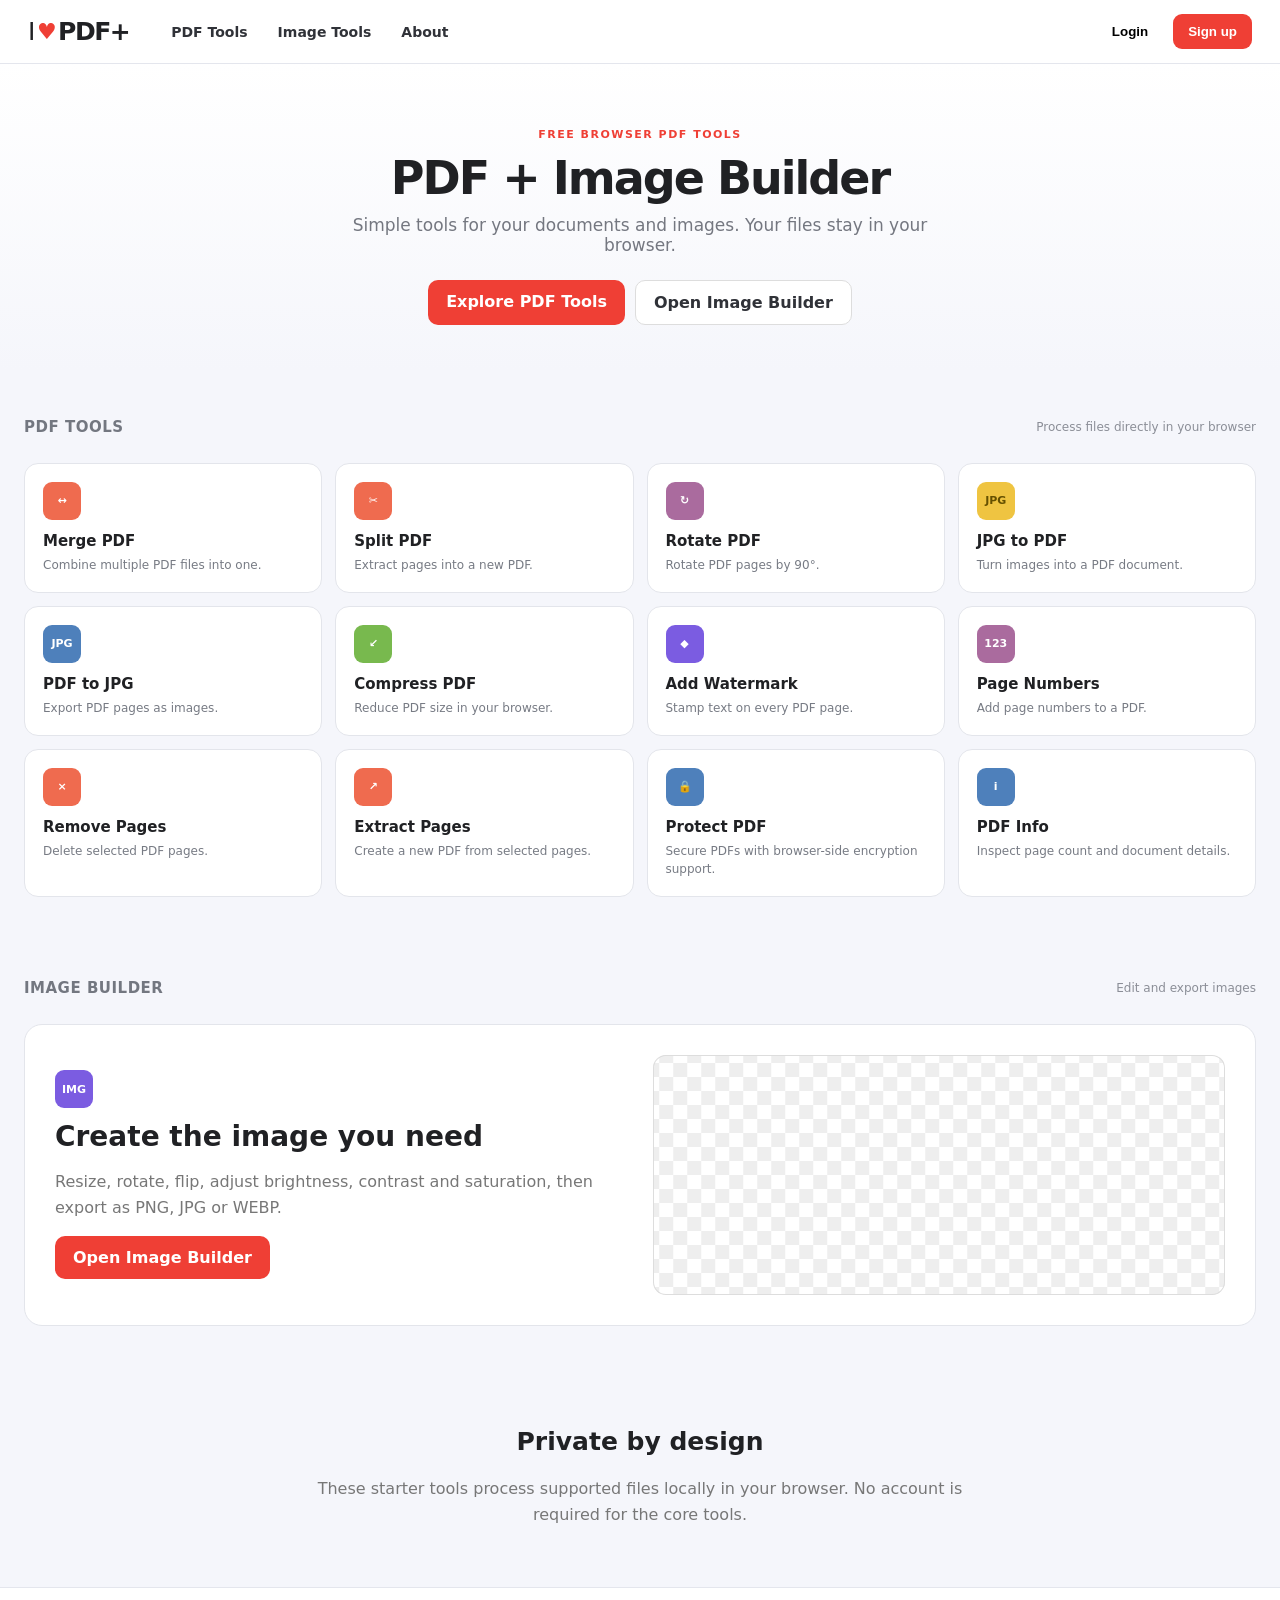
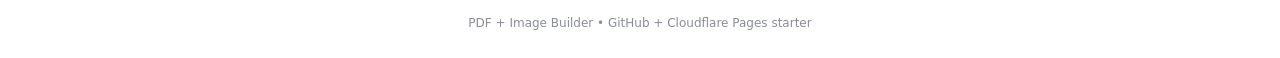
<file: index.html>
<!doctype html>
<html lang="en">
<head>
<meta charset="utf-8">
<meta name="viewport" content="width=device-width,initial-scale=1">
<meta name="description" content="Free PDF and image tools. Merge, split, rotate, convert and edit files directly in your browser.">
<title>PDF + Image Builder</title>
<link rel="stylesheet" href="style.css">
</head>
<body>
<header class="topbar">
  <a class="brand" href="./"><span>I</span><b>♥</b><strong>PDF+</strong></a>
  <nav>
    <a href="#tools">PDF Tools</a>
    <a href="#image-tools">Image Tools</a>
    <a href="#about">About</a>
  </nav>
  <div class="top-actions"><button class="login-btn">Login</button><button class="signup-btn">Sign up</button></div>
</header>

<main>
<section class="hero">
  <div class="eyebrow">FREE BROWSER PDF TOOLS</div>
  <h1>PDF + Image Builder</h1>
  <p>Simple tools for your documents and images. Your files stay in your browser.</p>
  <div class="hero-actions">
    <a class="primary" href="#tools">Explore PDF Tools</a>
    <a class="secondary" href="#image-tools">Open Image Builder</a>
  </div>
</section>

<section class="tools-wrap" id="tools">
  <div class="section-head"><h2>PDF TOOLS</h2><span>Process files directly in your browser</span></div>
  <div class="tool-grid">
    <a class="tool-card" href="tools/merge-pdf.html"><i class="orange">↔</i><h3>Merge PDF</h3><p>Combine multiple PDF files into one.</p></a>
    <a class="tool-card" href="tools/split-pdf.html"><i class="orange">✂</i><h3>Split PDF</h3><p>Extract pages into a new PDF.</p></a>
    <a class="tool-card" href="tools/rotate-pdf.html"><i class="pink">↻</i><h3>Rotate PDF</h3><p>Rotate PDF pages by 90°.</p></a>
    <a class="tool-card" href="tools/jpg-to-pdf.html"><i class="yellow">JPG</i><h3>JPG to PDF</h3><p>Turn images into a PDF document.</p></a>
    <a class="tool-card" href="tools/pdf-to-jpg.html"><i class="blue">JPG</i><h3>PDF to JPG</h3><p>Export PDF pages as images.</p></a>
    <a class="tool-card" href="tools/compress-pdf.html"><i class="green">↙</i><h3>Compress PDF</h3><p>Reduce PDF size in your browser.</p></a>
    <a class="tool-card" href="tools/watermark-pdf.html"><i class="purple">◆</i><h3>Add Watermark</h3><p>Stamp text on every PDF page.</p></a>
    <a class="tool-card" href="tools/page-numbers.html"><i class="pink">123</i><h3>Page Numbers</h3><p>Add page numbers to a PDF.</p></a>
    <a class="tool-card" href="tools/remove-pages.html"><i class="orange">×</i><h3>Remove Pages</h3><p>Delete selected PDF pages.</p></a>
    <a class="tool-card" href="tools/extract-pages.html"><i class="orange">↗</i><h3>Extract Pages</h3><p>Create a new PDF from selected pages.</p></a>
    <a class="tool-card" href="tools/protect-pdf.html"><i class="blue">🔒</i><h3>Protect PDF</h3><p>Secure PDFs with browser-side encryption support.</p></a>
    <a class="tool-card" href="tools/pdf-info.html"><i class="blue">i</i><h3>PDF Info</h3><p>Inspect page count and document details.</p></a>
  </div>
</section>

<section class="image-section" id="image-tools">
  <div class="section-head"><h2>IMAGE BUILDER</h2><span>Edit and export images</span></div>
  <div class="image-hero">
    <div><div class="mini-icon purple">IMG</div><h2>Create the image you need</h2><p>Resize, rotate, flip, adjust brightness, contrast and saturation, then export as PNG, JPG or WEBP.</p><a class="primary" href="tools/image-builder.html">Open Image Builder</a></div>
    <div class="checker"></div>
  </div>
</section>

<section class="about" id="about">
  <h2>Private by design</h2>
  <p>These starter tools process supported files locally in your browser. No account is required for the core tools.</p>
</section>
</main>
<footer>PDF + Image Builder • GitHub + Cloudflare Pages starter</footer>
<script src="app.js"></script>
</body>
</html>
</file>
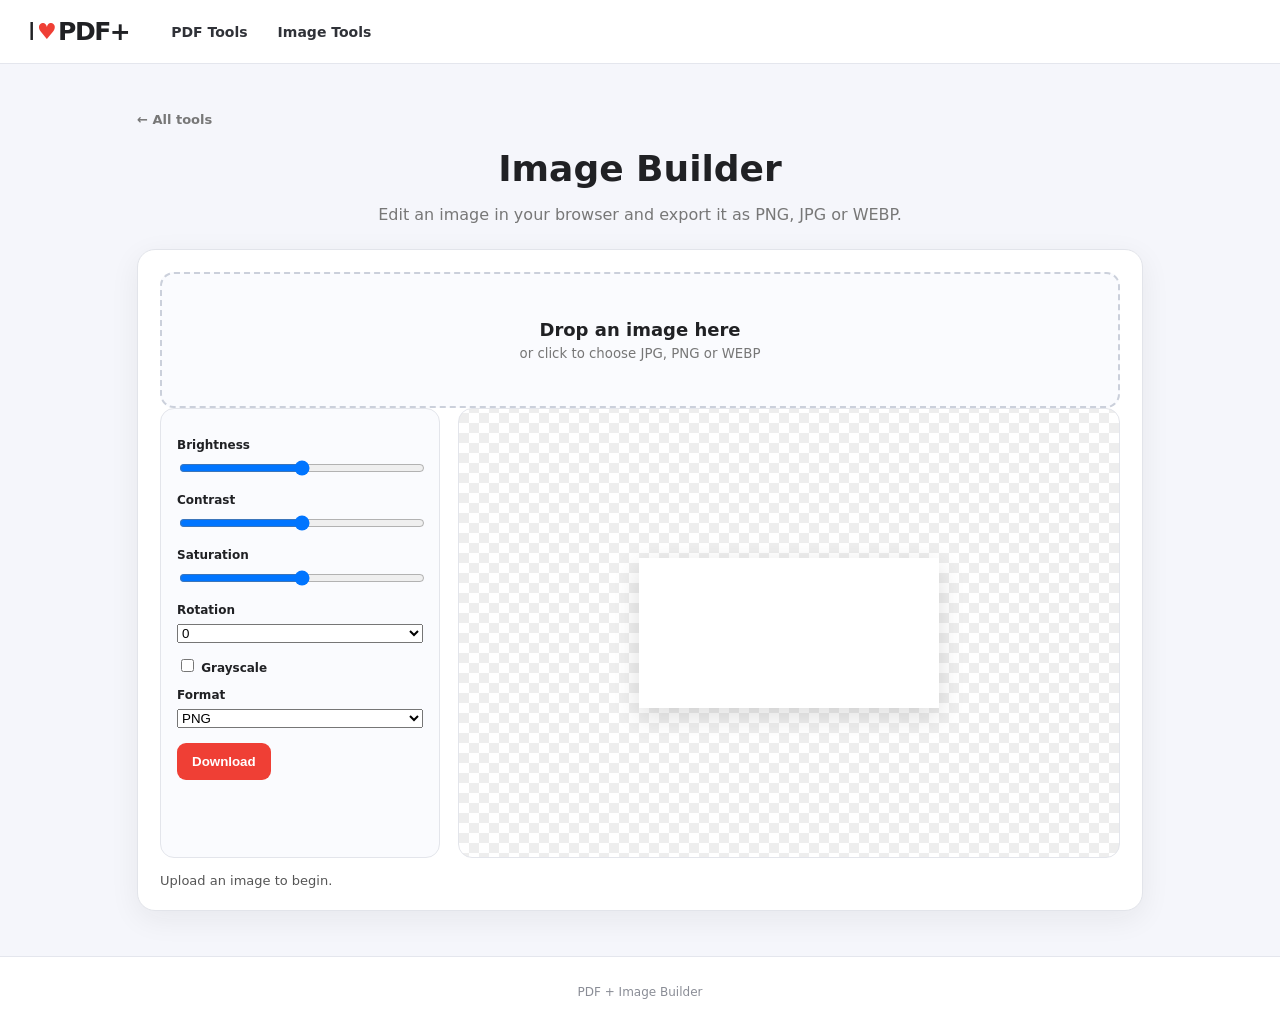
<file: tools/image-builder.html>
<!doctype html><html lang="en"><head><meta charset="utf-8"><meta name="viewport" content="width=device-width,initial-scale=1"><meta name="description" content="Browser image builder"><title>Image Builder — PDF + Image Builder</title><link rel="stylesheet" href="../style.css"></head><body>
<header class="topbar"><a class="brand" href="../"><span>I</span><b>♥</b><strong>PDF+</strong></a><nav><a href="../#tools">PDF Tools</a><a href="../#image-tools">Image Tools</a></nav></header>
<main class="page"><a class="back" href="../">← All tools</a><div class="tool-title"><h1>Image Builder</h1><p>Edit an image in your browser and export it as PNG, JPG or WEBP.</p></div>
<section class="workspace"><div class="drop" id="drop"><input id="image" type="file" accept="image/*"><strong>Drop an image here</strong><small>or click to choose JPG, PNG or WEBP</small></div>
<div class="image-workspace"><aside class="panel"><label>Brightness</label><input id="brightness" type="range" min="0" max="200" value="100"><label>Contrast</label><input id="contrast" type="range" min="0" max="200" value="100"><label>Saturation</label><input id="saturation" type="range" min="0" max="200" value="100"><label>Rotation</label><select id="rotation"><option>0</option><option>90</option><option>180</option><option>270</option></select><label><input id="gray" type="checkbox"> Grayscale</label><label>Format</label><select id="format"><option value="image/png">PNG</option><option value="image/jpeg">JPG</option><option value="image/webp">WEBP</option></select><div class="controls"><button class="run" id="download">Download</button></div></aside><div class="preview"><canvas id="canvas"></canvas></div></div><div class="result" id="result">Upload an image to begin.</div></section></main><footer>PDF + Image Builder</footer>
<script>
const $=s=>document.querySelector(s),drop=$("#drop"),input=$("#image"),canvas=$("#canvas"),ctx=canvas.getContext("2d");let img=null;
drop.onclick=()=>input.click();input.onchange=e=>load(e.target.files[0]);drop.ondragover=e=>e.preventDefault();drop.ondrop=e=>{e.preventDefault();load(e.dataTransfer.files[0])};
function load(f){if(!f)return;img=new Image();img.onload=draw;img.src=URL.createObjectURL(f);$("#result").textContent="Loaded "+f.name}
["brightness","contrast","saturation","rotation","gray"].forEach(id=>$("#"+id).oninput=draw);
function draw(){if(!img)return;const r=Number($("#rotation").value),side=Math.abs(r)%180===90;const scale=Math.min(1,900/(side?img.height:img.width),520/(side?img.width:img.height));canvas.width=Math.round((side?img.height:img.width)*scale);canvas.height=Math.round((side?img.width:img.height)*scale);ctx.save();ctx.translate(canvas.width/2,canvas.height/2);ctx.rotate(r*Math.PI/180);ctx.filter=`brightness(${$("#brightness").value}%) contrast(${$("#contrast").value}%) saturate(${$("#saturation").value}%) ${$("#gray").checked?"grayscale(100%)":""}`;ctx.drawImage(img,-img.width*scale/2,-img.height*scale/2,img.width*scale,img.height*scale);ctx.restore()}
$("#download").onclick=()=>{if(!img){alert("Upload an image first.");return}canvas.toBlob(b=>{const a=document.createElement("a");a.href=URL.createObjectURL(b);a.download="edited-image."+$("#format").value.split("/")[1].replace("jpeg","jpg");a.click()},$("#format").value,.92)}
</script></body></html>
</file>
<file: style.css>
*{box-sizing:border-box}html{scroll-behavior:smooth}body{margin:0;background:#f5f6fb;color:#202124;font-family:Inter,ui-sans-serif,system-ui,-apple-system,"Segoe UI",Roboto,Arial,sans-serif}.topbar{height:64px;background:#fff;border-bottom:1px solid #e4e6ed;display:flex;align-items:center;padding:0 28px;gap:42px;position:sticky;top:0;z-index:10}.brand{text-decoration:none;color:#202124;font-size:25px;display:flex;align-items:center;gap:3px;letter-spacing:-1.5px}.brand b{color:#ef3f35;font-size:22px}.brand strong{font-weight:900}.topbar nav{display:flex;gap:30px;font-size:14px;font-weight:800}.topbar nav a{color:#303238;text-decoration:none}.top-actions{margin-left:auto;display:flex;gap:10px}.login-btn,.signup-btn{border:0;border-radius:9px;padding:10px 15px;font-weight:800}.login-btn{background:transparent}.signup-btn{background:#ef3f35;color:#fff}.hero{text-align:center;padding:64px 20px 46px;background:linear-gradient(#fff 0,#f5f6fb 100%)}.eyebrow{font-size:11px;letter-spacing:1.5px;font-weight:900;color:#ef3f35}.hero h1{font-size:46px;letter-spacing:-2px;margin:10px 0}.hero p{color:#747780;margin:0 auto;max-width:650px;font-size:17px}.hero-actions{display:flex;justify-content:center;gap:10px;margin-top:25px}.primary,.secondary{display:inline-block;text-decoration:none;border-radius:10px;padding:12px 18px;font-weight:900}.primary{background:#ef3f35;color:#fff}.secondary{background:#fff;color:#303238;border:1px solid #ddd}.tools-wrap,.image-section,.about{max-width:1360px;margin:auto;padding:25px 24px}.section-head{display:flex;align-items:center;justify-content:space-between;margin:10px 0 14px}.section-head h2{font-size:15px;color:#737780;letter-spacing:.5px}.section-head span{font-size:12px;color:#8b8e97}.tool-grid{display:grid;grid-template-columns:repeat(4,minmax(0,1fr));gap:13px}.tool-card{background:#fff;border:1px solid #e3e5eb;border-radius:14px;padding:18px;text-decoration:none;color:#202124;transition:.16s}.tool-card:hover{transform:translateY(-2px);box-shadow:0 10px 30px #1d223212;border-color:#d3d6df}.tool-card i,.mini-icon{display:grid;place-items:center;width:38px;height:38px;border-radius:9px;color:#fff;font-style:normal;font-weight:900;font-size:11px;margin-bottom:12px}.orange{background:#ef6b4f}.green{background:#78b94e}.yellow{background:#efc441;color:#655000!important}.blue{background:#4e80bb}.purple{background:#7b5ce1}.pink{background:#aa6b9e}.tool-card h3{font-size:15px;margin:0 0 6px}.tool-card p{font-size:12px;line-height:1.5;color:#777b84;margin:0}.image-section{margin-top:10px}.image-hero{background:#fff;border:1px solid #e3e5eb;border-radius:18px;padding:30px;display:grid;grid-template-columns:1fr 1fr;gap:25px;align-items:center}.image-hero h2{font-size:28px;margin:0 0 8px}.image-hero p{color:#777;max-width:580px;line-height:1.6}.checker{height:240px;border-radius:13px;background:repeating-conic-gradient(#eee 0 25%,#fff 0 50%) 50%/28px 28px;box-shadow:inset 0 0 0 1px #ddd}.about{text-align:center;padding-top:55px;padding-bottom:60px}.about h2{font-size:25px}.about p{color:#777;max-width:650px;margin:auto;line-height:1.6}footer{text-align:center;color:#8a8d96;font-size:12px;padding:28px;border-top:1px solid #e4e6ed;background:#fff}.page{max-width:1050px;margin:auto;padding:45px 22px}.back{color:#777;text-decoration:none;font-size:13px;font-weight:800}.tool-title{text-align:center;margin:20px 0 25px}.tool-title h1{font-size:36px;margin:0 0 8px}.tool-title p{color:#777}.workspace{background:#fff;border:1px solid #e2e4ea;border-radius:18px;padding:22px;box-shadow:0 8px 30px #2221}.drop{border:2px dashed #cbd0db;border-radius:14px;padding:45px;text-align:center;cursor:pointer;background:#fafbfe}.drop:hover{border-color:#ef3f35}.drop input{display:none}.drop strong{display:block;font-size:18px}.drop small{color:#777;display:block;margin-top:6px}.files{margin:14px 0;color:#555;font-size:13px}.controls{display:flex;gap:10px;flex-wrap:wrap;margin-top:15px}.controls input,.controls select{padding:10px;border:1px solid #ddd;border-radius:8px}.controls button,.download{border:0;border-radius:9px;padding:11px 15px;font-weight:900;cursor:pointer}.run{background:#ef3f35;color:#fff}.secondary-btn{background:#f0f1f5;color:#333}.result{margin-top:15px;color:#555;font-size:13px}.result a{display:inline-block;margin-top:8px}.image-workspace{display:grid;grid-template-columns:280px 1fr;gap:18px}.panel{background:#fafbfe;border:1px solid #e3e5eb;border-radius:14px;padding:16px}.panel label{display:block;font-size:12px;font-weight:800;margin:13px 0 6px}.panel input[type=range],.panel select{width:100%}.preview{min-height:450px;display:grid;place-items:center;border:1px solid #e3e5eb;border-radius:14px;background:repeating-conic-gradient(#eee 0 25%,#fff 0 50%) 50%/20px 20px;overflow:auto;padding:18px}.preview canvas{max-width:100%;height:auto;box-shadow:0 8px 25px #0002;background:#fff}@media(max-width:900px){.tool-grid{grid-template-columns:repeat(2,1fr)}.image-hero,.image-workspace{grid-template-columns:1fr}.topbar nav{display:none}}@media(max-width:560px){.tool-grid{grid-template-columns:1fr}.hero h1{font-size:34px}.topbar{padding:0 14px}.top-actions{display:none}.hero-actions{flex-direction:column;align-items:center}}
</file>
